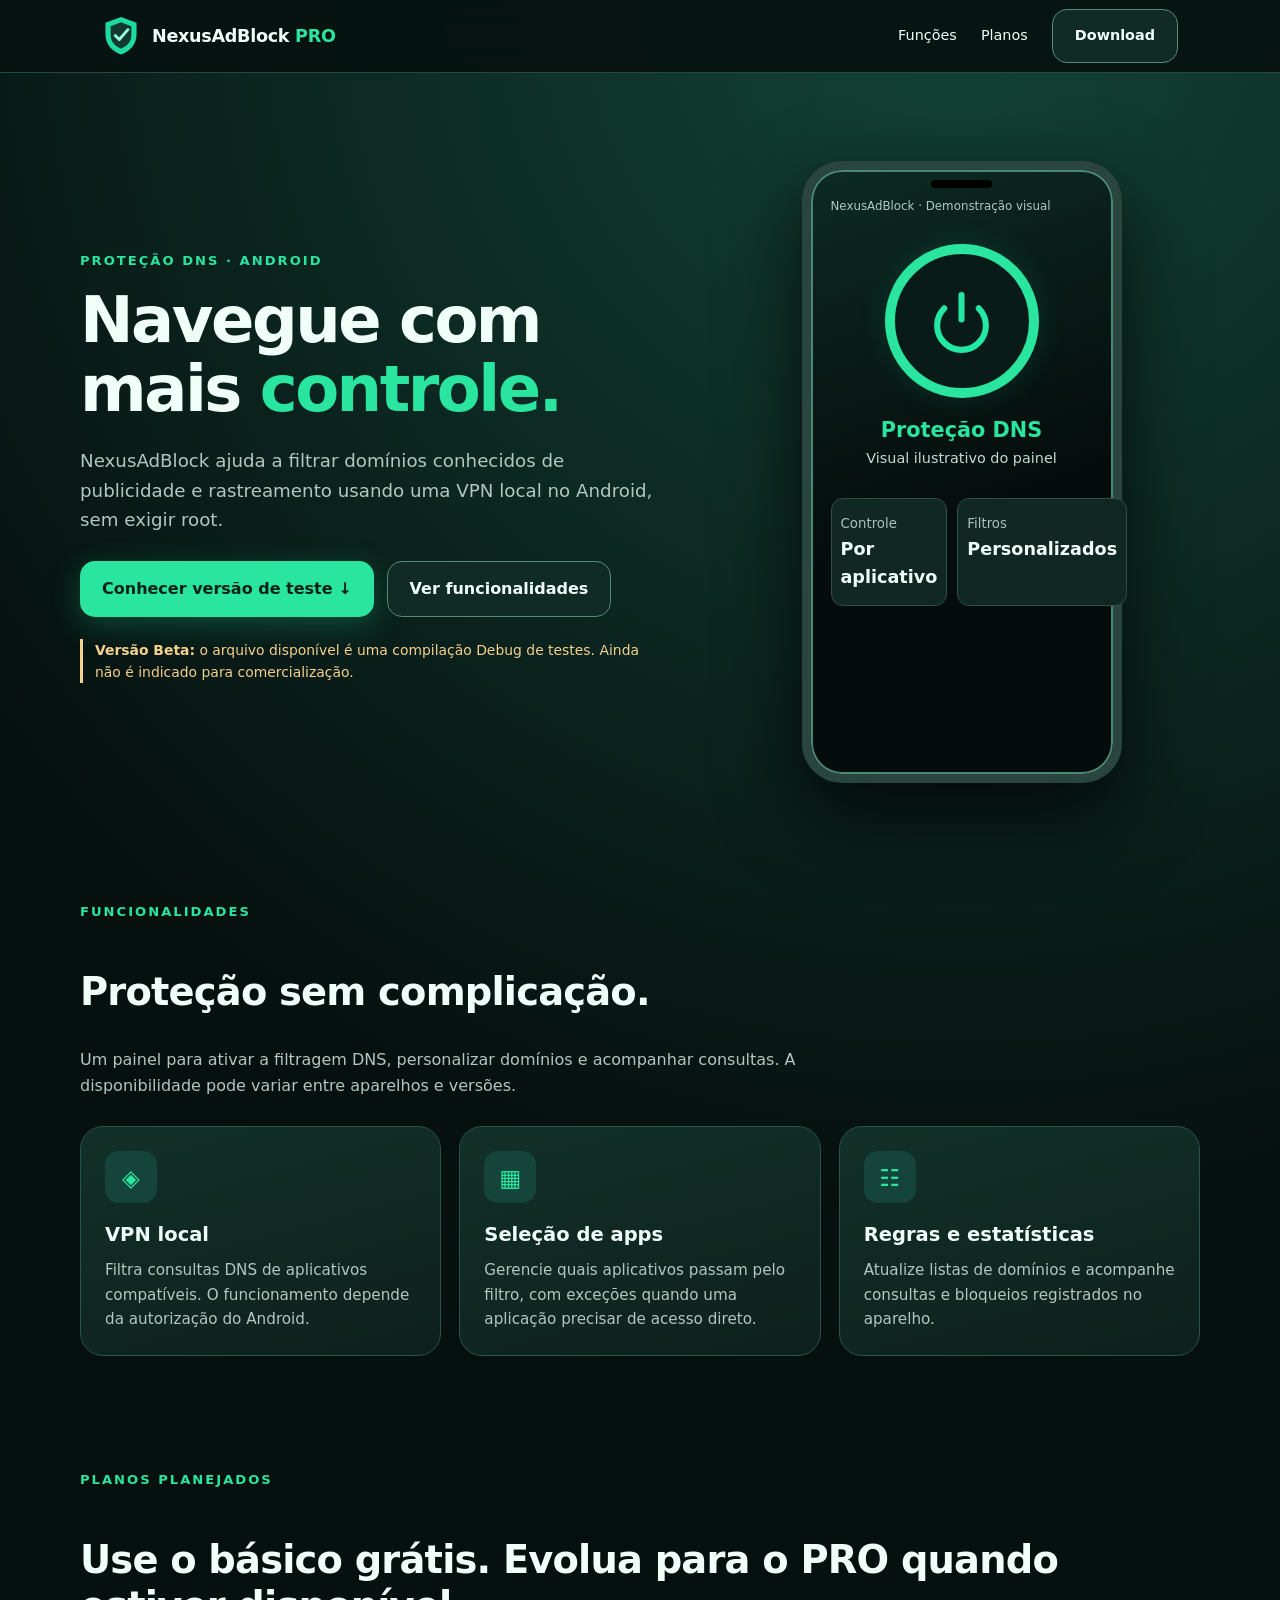
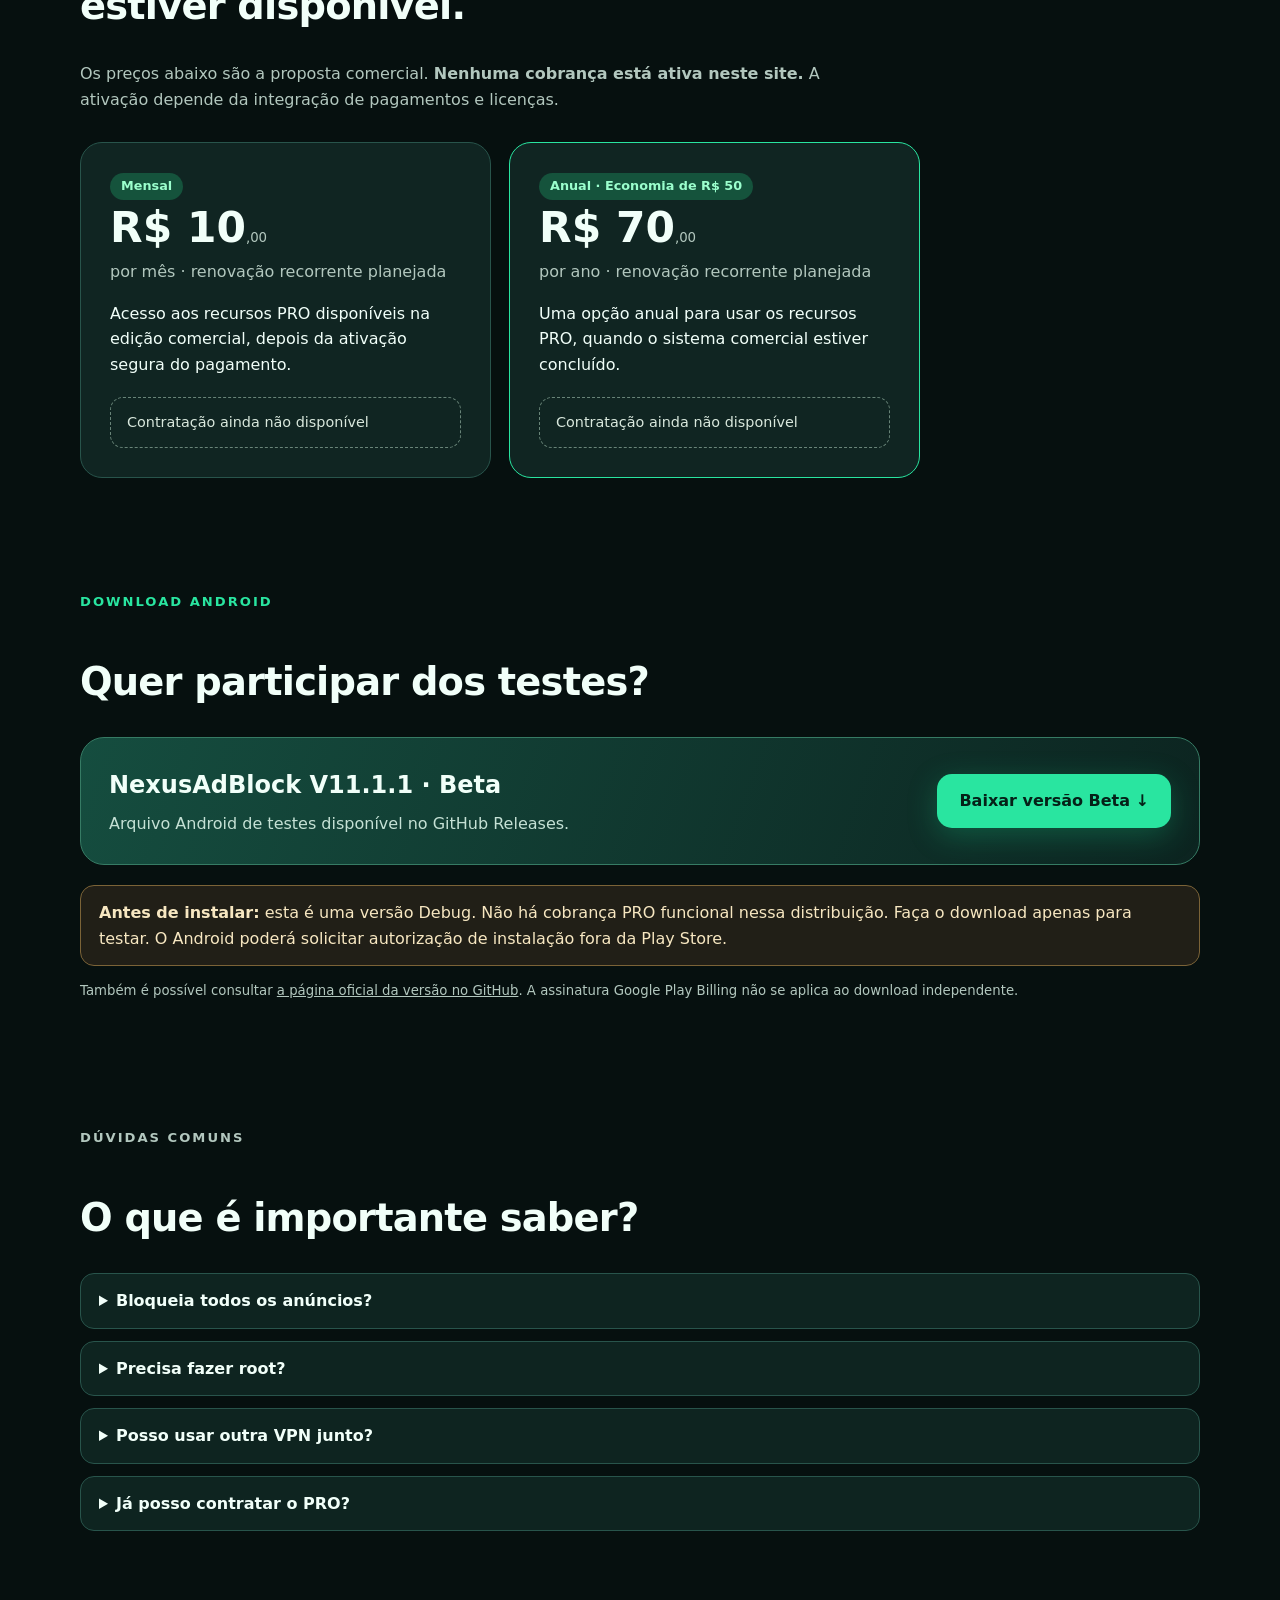
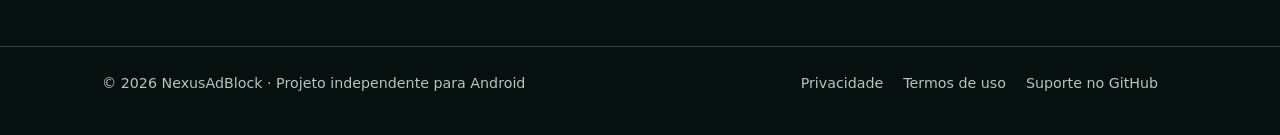
<file: index.html>
<!doctype html><html lang="pt-BR"><head><meta charset="utf-8"><meta name="viewport" content="width=device-width,initial-scale=1"><meta name="color-scheme" content="dark"><meta name="theme-color" content="#071311"><meta name="description" content="NexusAdBlock — proteção DNS local para Android. Conheça os filtros, a privacidade e baixe a versão beta para testes."><link rel="stylesheet" href="./style.css"><title>NexusAdBlock | Proteção DNS para Android</title></head><body><header><nav class="wrap"><a class="logo" href="./index.html" aria-label="Página inicial NexusAdBlock"><svg viewBox="0 0 66 72" xmlns="http://www.w3.org/2000/svg" aria-hidden="true"><path d="M33 3 60 13v20c0 18-12 30-27 35C18 63 6 51 6 33V13z" fill="#1bdc9e"/><path d="M33 12 51 19v15c0 13-8 20-18 24-10-4-18-11-18-24V19z" fill="#12392f"/><path d="m23 35 7 7 15-17" stroke="#99ffe0" stroke-width="5" stroke-linecap="round" stroke-linejoin="round" fill="none"/></svg><span>NexusAdBlock <span style="color:var(--accent)">PRO</span></span></a><div class="navlinks"><a href="./index.html#funcoes">Funções</a><a href="./index.html#planos">Planos</a><a class="btn secondary" href="./index.html#baixar">Download</a></div></nav></header>
<main>
<div class="wrap hero">
<div><p class="eyebrow">Proteção DNS · Android</p><h1>Navegue com mais <span>controle.</span></h1><p class="lead">NexusAdBlock ajuda a filtrar domínios conhecidos de publicidade e rastreamento usando uma VPN local no Android, sem exigir root.</p><div class="actions"><a class="btn primary" href="#baixar">Conhecer versão de teste ↓</a><a class="btn secondary" href="#funcoes">Ver funcionalidades</a></div><p class="beta"><strong>Versão Beta:</strong> o arquivo disponível é uma compilação Debug de testes. Ainda não é indicado para comercialização.</p></div>
<div class="phone" role="img" aria-label="Representação ilustrativa de uma tela do NexusAdBlock, não uma captura real do aplicativo"><div class="tiny">NexusAdBlock · Demonstração visual</div><div class="bubble"><svg viewBox="0 0 64 64" xmlns="http://www.w3.org/2000/svg" aria-hidden="true"><path fill="none" stroke="#22e8a3" stroke-width="6" stroke-linecap="round" d="M32 7v24M15 20a24 24 0 1 0 34 0"/></svg></div><div class="state">Proteção DNS</div><div style="text-align:center;color:#c1dbd1;font-size:.9rem">Visual ilustrativo do painel</div><div class="minicards"><div><small>Controle</small><strong>Por aplicativo</strong></div><div><small>Filtros</small><strong>Personalizados</strong></div></div></div>
</div>
<section class="section wrap" id="funcoes"><p class="eyebrow">Funcionalidades</p><h2>Proteção sem complicação.</h2><p class="intro">Um painel para ativar a filtragem DNS, personalizar domínios e acompanhar consultas. A disponibilidade pode variar entre aparelhos e versões.</p><div class="cards"><div class="card"><div class="mark">◈</div><h3>VPN local</h3><p>Filtra consultas DNS de aplicativos compatíveis. O funcionamento depende da autorização do Android.</p></div><div class="card"><div class="mark">▦</div><h3>Seleção de apps</h3><p>Gerencie quais aplicativos passam pelo filtro, com exceções quando uma aplicação precisar de acesso direto.</p></div><div class="card"><div class="mark">☷</div><h3>Regras e estatísticas</h3><p>Atualize listas de domínios e acompanhe consultas e bloqueios registrados no aparelho.</p></div></div></section>
<section class="section wrap" id="planos"><p class="eyebrow">Planos planejados</p><h2>Use o básico grátis. Evolua para o PRO quando estiver disponível.</h2><p class="intro">Os preços abaixo são a proposta comercial. <strong>Nenhuma cobrança está ativa neste site.</strong> A ativação depende da integração de pagamentos e licenças.</p><div class="prices"><div class="price"><div class="pill">Mensal</div><div><strong>R$ 10</strong><small>,00</small></div><div class="period">por mês · renovação recorrente planejada</div><p>Acesso aos recursos PRO disponíveis na edição comercial, depois da ativação segura do pagamento.</p><div class="coming">Contratação ainda não disponível</div></div><div class="price featured"><div class="pill">Anual · Economia de R$ 50</div><div><strong>R$ 70</strong><small>,00</small></div><div class="period">por ano · renovação recorrente planejada</div><p>Uma opção anual para usar os recursos PRO, quando o sistema comercial estiver concluído.</p><div class="coming">Contratação ainda não disponível</div></div></div></section>
<section class="section wrap" id="baixar"><p class="eyebrow">Download Android</p><h2>Quer participar dos testes?</h2><div class="download"><div><h3>NexusAdBlock V11.1.1 · Beta</h3><p>Arquivo Android de testes disponível no GitHub Releases.</p></div><a class="btn primary" href="https://github.com/nathansheeeik/NexusAdBlock./releases/download/v11.1.1/app-debug.1.apk" target="_blank" rel="noopener noreferrer" aria-label="Baixar versão beta Debug do NexusAdBlock v11.1.1 pelo GitHub">Baixar versão Beta ↓</a></div><div class="notice"><strong>Antes de instalar:</strong> esta é uma versão Debug. Não há cobrança PRO funcional nessa distribuição. Faça o download apenas para testar. O Android poderá solicitar autorização de instalação fora da Play Store.</div><p class="fine">Também é possível consultar <a href="https://github.com/nathansheeeik/NexusAdBlock./releases/tag/v11.1.1" target="_blank" rel="noopener noreferrer" style="text-decoration:underline">a página oficial da versão no GitHub</a>. A assinatura Google Play Billing não se aplica ao download independente.</p></section>
<section class="section wrap faq" id="perguntas"><p class="eyebrow">Dúvidas comuns</p><h2>O que é importante saber?</h2><details><summary>Bloqueia todos os anúncios?</summary><p>Não. O DNS bloqueia muitos domínios publicitários, mas anúncios integrados ao conteúdo, especialmente em certos vídeos, podem não ser bloqueados. O app não libera episódios pagos nem moedas de outros serviços.</p></details><details><summary>Precisa fazer root?</summary><p>Não. O app utiliza a API de VPN do Android, que pede sua autorização para ativar a filtragem.</p></details><details><summary>Posso usar outra VPN junto?</summary><p>Em geral, não. O Android permite apenas uma VPN ativa por usuário/perfil de cada vez, então talvez seja necessário desativar a outra.</p></details><details><summary>Já posso contratar o PRO?</summary><p>Ainda não. O sistema de pagamento e a validação das licenças estão em preparação. Nenhuma compra deve ser feita neste site.</p></details></section>
</main><footer><div class="wrap inner"><span>© 2026 NexusAdBlock · Projeto independente para Android</span><div><a href="./privacidade.html">Privacidade</a><a href="./termos.html">Termos de uso</a><a href="https://github.com/nathansheeeik/NexusAdBlock./issues" target="_blank" rel="noopener noreferrer">Suporte no GitHub</a></div></div></footer></body></html>
</file>
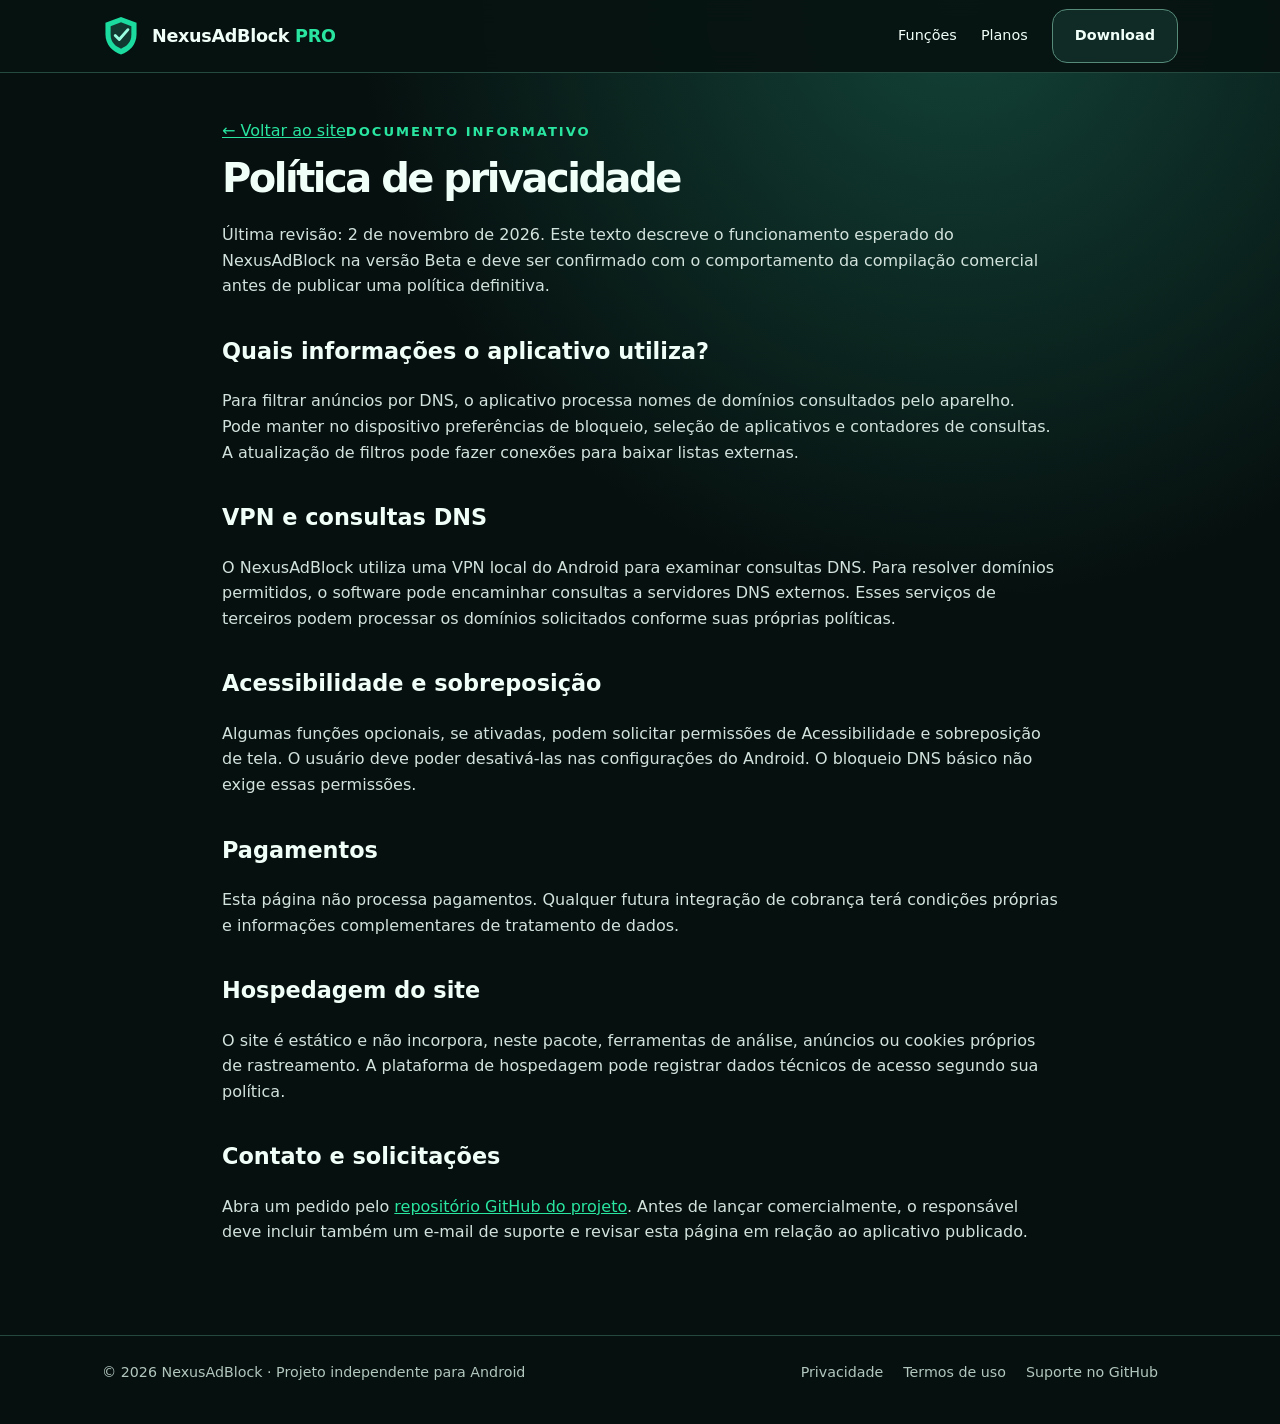
<file: privacidade.html>
<!doctype html><html lang="pt-BR"><head><meta charset="utf-8"><meta name="viewport" content="width=device-width,initial-scale=1"><meta name="color-scheme" content="dark"><meta name="theme-color" content="#071311"><link rel="stylesheet" href="./style.css"><title>Privacidade | NexusAdBlock</title></head><body><header><nav class="wrap"><a class="logo" href="./index.html" aria-label="Página inicial NexusAdBlock"><svg viewBox="0 0 66 72" xmlns="http://www.w3.org/2000/svg" aria-hidden="true"><path d="M33 3 60 13v20c0 18-12 30-27 35C18 63 6 51 6 33V13z" fill="#1bdc9e"/><path d="M33 12 51 19v15c0 13-8 20-18 24-10-4-18-11-18-24V19z" fill="#12392f"/><path d="m23 35 7 7 15-17" stroke="#99ffe0" stroke-width="5" stroke-linecap="round" stroke-linejoin="round" fill="none"/></svg><span>NexusAdBlock <span style="color:var(--accent)">PRO</span></span></a><div class="navlinks"><a href="./index.html#funcoes">Funções</a><a href="./index.html#planos">Planos</a><a class="btn secondary" href="./index.html#baixar">Download</a></div></nav></header><article class="legal"><a href="./index.html">← Voltar ao site</a><p class="eyebrow">Documento informativo</p><h1>Política de privacidade</h1><p>Última revisão: 2 de novembro de 2026. Este texto descreve o funcionamento esperado do NexusAdBlock na versão Beta e deve ser confirmado com o comportamento da compilação comercial antes de publicar uma política definitiva.</p><h2>Quais informações o aplicativo utiliza?</h2><p>Para filtrar anúncios por DNS, o aplicativo processa nomes de domínios consultados pelo aparelho. Pode manter no dispositivo preferências de bloqueio, seleção de aplicativos e contadores de consultas. A atualização de filtros pode fazer conexões para baixar listas externas.</p><h2>VPN e consultas DNS</h2><p>O NexusAdBlock utiliza uma VPN local do Android para examinar consultas DNS. Para resolver domínios permitidos, o software pode encaminhar consultas a servidores DNS externos. Esses serviços de terceiros podem processar os domínios solicitados conforme suas próprias políticas.</p><h2>Acessibilidade e sobreposição</h2><p>Algumas funções opcionais, se ativadas, podem solicitar permissões de Acessibilidade e sobreposição de tela. O usuário deve poder desativá-las nas configurações do Android. O bloqueio DNS básico não exige essas permissões.</p><h2>Pagamentos</h2><p>Esta página não processa pagamentos. Qualquer futura integração de cobrança terá condições próprias e informações complementares de tratamento de dados.</p><h2>Hospedagem do site</h2><p>O site é estático e não incorpora, neste pacote, ferramentas de análise, anúncios ou cookies próprios de rastreamento. A plataforma de hospedagem pode registrar dados técnicos de acesso segundo sua política.</p><h2>Contato e solicitações</h2><p>Abra um pedido pelo <a href="https://github.com/nathansheeeik/NexusAdBlock./issues">repositório GitHub do projeto</a>. Antes de lançar comercialmente, o responsável deve incluir também um e-mail de suporte e revisar esta página em relação ao aplicativo publicado.</p></article><footer><div class="wrap inner"><span>© 2026 NexusAdBlock · Projeto independente para Android</span><div><a href="./privacidade.html">Privacidade</a><a href="./termos.html">Termos de uso</a><a href="https://github.com/nathansheeeik/NexusAdBlock./issues" target="_blank" rel="noopener noreferrer">Suporte no GitHub</a></div></div></footer></body></html>
</file>
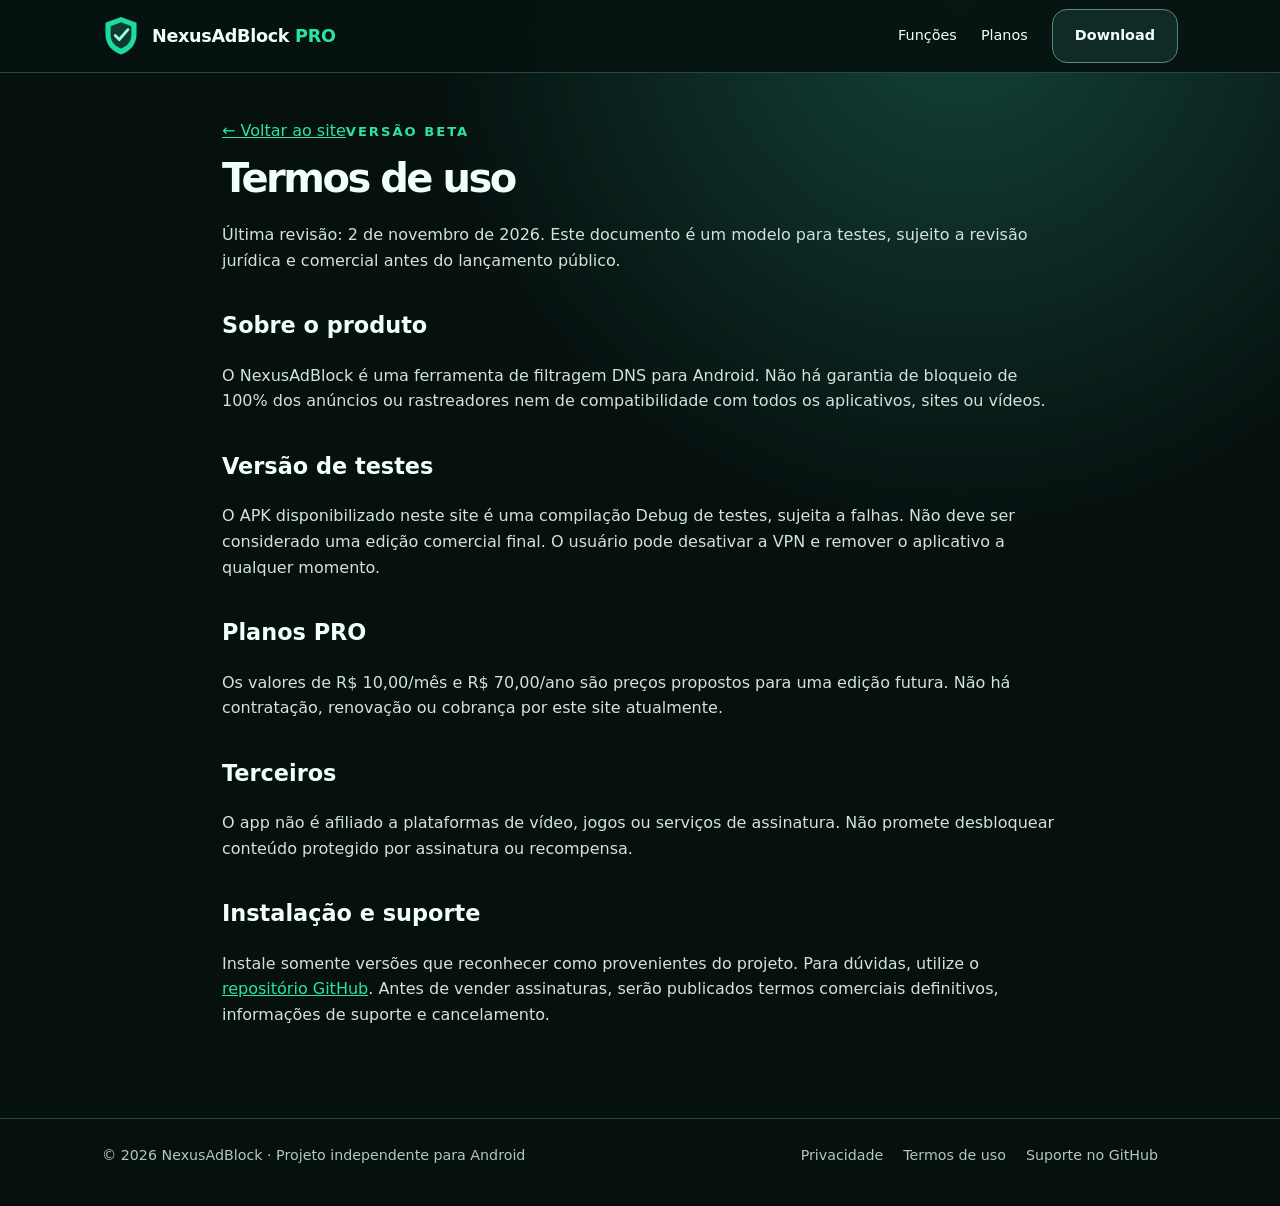
<file: termos.html>
<!doctype html><html lang="pt-BR"><head><meta charset="utf-8"><meta name="viewport" content="width=device-width,initial-scale=1"><meta name="color-scheme" content="dark"><meta name="theme-color" content="#071311"><link rel="stylesheet" href="./style.css"><title>Termos de uso | NexusAdBlock</title></head><body><header><nav class="wrap"><a class="logo" href="./index.html" aria-label="Página inicial NexusAdBlock"><svg viewBox="0 0 66 72" xmlns="http://www.w3.org/2000/svg" aria-hidden="true"><path d="M33 3 60 13v20c0 18-12 30-27 35C18 63 6 51 6 33V13z" fill="#1bdc9e"/><path d="M33 12 51 19v15c0 13-8 20-18 24-10-4-18-11-18-24V19z" fill="#12392f"/><path d="m23 35 7 7 15-17" stroke="#99ffe0" stroke-width="5" stroke-linecap="round" stroke-linejoin="round" fill="none"/></svg><span>NexusAdBlock <span style="color:var(--accent)">PRO</span></span></a><div class="navlinks"><a href="./index.html#funcoes">Funções</a><a href="./index.html#planos">Planos</a><a class="btn secondary" href="./index.html#baixar">Download</a></div></nav></header><article class="legal"><a href="./index.html">← Voltar ao site</a><p class="eyebrow">Versão Beta</p><h1>Termos de uso</h1><p>Última revisão: 2 de novembro de 2026. Este documento é um modelo para testes, sujeito a revisão jurídica e comercial antes do lançamento público.</p><h2>Sobre o produto</h2><p>O NexusAdBlock é uma ferramenta de filtragem DNS para Android. Não há garantia de bloqueio de 100% dos anúncios ou rastreadores nem de compatibilidade com todos os aplicativos, sites ou vídeos.</p><h2>Versão de testes</h2><p>O APK disponibilizado neste site é uma compilação Debug de testes, sujeita a falhas. Não deve ser considerado uma edição comercial final. O usuário pode desativar a VPN e remover o aplicativo a qualquer momento.</p><h2>Planos PRO</h2><p>Os valores de R$ 10,00/mês e R$ 70,00/ano são preços propostos para uma edição futura. Não há contratação, renovação ou cobrança por este site atualmente.</p><h2>Terceiros</h2><p>O app não é afiliado a plataformas de vídeo, jogos ou serviços de assinatura. Não promete desbloquear conteúdo protegido por assinatura ou recompensa.</p><h2>Instalação e suporte</h2><p>Instale somente versões que reconhecer como provenientes do projeto. Para dúvidas, utilize o <a href="https://github.com/nathansheeeik/NexusAdBlock./issues">repositório GitHub</a>. Antes de vender assinaturas, serão publicados termos comerciais definitivos, informações de suporte e cancelamento.</p></article><footer><div class="wrap inner"><span>© 2026 NexusAdBlock · Projeto independente para Android</span><div><a href="./privacidade.html">Privacidade</a><a href="./termos.html">Termos de uso</a><a href="https://github.com/nathansheeeik/NexusAdBlock./issues" target="_blank" rel="noopener noreferrer">Suporte no GitHub</a></div></div></footer></body></html>
</file>
<file: style.css>
:root{--bg:#06100f;--bg2:#0c1c1b;--card:#102422;--border:#28544b;--fg:#f1fff9;--muted:#b2c7be;--accent:#29e5a0;--accent2:#31b99d;--warning:#f4d18c;--wide:1120px}*{box-sizing:border-box}html{scroll-behavior:smooth}body{margin:0;color:var(--fg);background:radial-gradient(circle at 75% 0%,#134337 0%,transparent 35%),var(--bg);font-family:Inter,system-ui,-apple-system,Segoe UI,Roboto,Arial,sans-serif;line-height:1.6}a{color:inherit;text-decoration:none}a:focus-visible,button:focus-visible{outline:3px solid var(--accent);outline-offset:3px}.wrap{max-width:var(--wide);margin:auto;padding:0 22px}header{position:sticky;top:0;z-index:3;background:#071311ed;border-bottom:1px solid #24493f;backdrop-filter:blur(12px)}nav{display:flex;justify-content:space-between;gap:20px;align-items:center;min-height:72px}.logo{display:inline-flex;gap:12px;align-items:center;font-size:1.1rem;font-weight:800;letter-spacing:-.3px}.logo svg{width:38px;height:42px}.navlinks{display:flex;align-items:center;gap:24px;font-size:.9rem}.navlinks a:hover,footer a:hover{text-decoration:underline;text-decoration-color:var(--accent)}.btn{display:inline-flex;align-items:center;justify-content:center;gap:9px;border-radius:15px;padding:14px 22px;font-weight:750;cursor:pointer;text-align:center;min-height:51px}.btn.primary{background:var(--accent);color:#052118;box-shadow:0 8px 30px #17de9240}.btn.secondary{border:1px solid #568b79;background:#102a25}.btn:focus-visible{box-shadow:0 0 0 3px #06100f,0 0 0 6px var(--accent)}.eyebrow{display:inline-block;color:var(--accent);font-size:.82rem;text-transform:uppercase;letter-spacing:2px;font-weight:750;margin:0 0 15px}.hero{padding:88px 0 60px;display:grid;grid-template-columns:minmax(0,1.1fr) minmax(270px,.9fr);align-items:center;gap:60px}h1{font-size:clamp(2.6rem,5vw,4.9rem);letter-spacing:-2.5px;line-height:1.08;margin:0 0 22px}h1 span{color:var(--accent)}.lead{color:var(--muted);font-size:1.14rem;max-width:600px}.actions{display:flex;gap:13px;flex-wrap:wrap;margin-top:27px}.beta{font-size:.87rem;color:var(--warning);border-left:3px solid var(--warning);padding-left:12px;max-width:600px;margin-top:22px}.phone{margin:auto;width:min(100%,320px);aspect-ratio:9/17.5;border:9px solid #29453e;border-radius:40px;background:linear-gradient(160deg,#0d2a24,#050c0c 56%);box-shadow:0 30px 80px #000b,0 0 0 2px #4a8874 inset;padding:27px 20px;position:relative}.phone:before{content:"";position:absolute;top:10px;left:40%;width:20%;height:8px;background:#000;border-radius:20px}.phone .tiny{font-size:.74rem;color:#adcbc2}.phone .bubble{width:154px;height:154px;border:10px solid var(--accent);border-radius:50%;display:grid;place-items:center;margin:28px auto 16px;background:#081b18;box-shadow:0 0 30px #1adc9d22}.phone .bubble svg{width:65px}.phone .state{text-align:center;color:var(--accent);font-size:1.3rem;font-weight:800}.minicards{display:grid;grid-template-columns:1fr 1fr;gap:10px;margin-top:28px}.minicards div{border:1px solid #2a5148;background:#112822;border-radius:12px;padding:14px 9px}.minicards small{display:block;color:#a6c2b9}.minicards strong{font-size:1.1rem}.section{padding:55px 0}.section h2{font-size:clamp(1.65rem,3vw,2.4rem);letter-spacing:-.8px;line-height:1.2}.intro{color:var(--muted);max-width:760px}.cards{display:grid;grid-template-columns:repeat(3,1fr);gap:18px;margin-top:28px}.card{background:linear-gradient(165deg,#123029,#0e201d);border:1px solid var(--border);border-radius:23px;padding:24px;min-width:0}.card .mark{display:grid;place-items:center;color:var(--accent);background:#15443a;border-radius:14px;height:52px;width:52px;font-size:1.45rem}.card h3{font-size:1.22rem;margin:16px 0 8px}.card p{color:var(--muted);font-size:.95rem;margin:0}.prices{display:grid;grid-template-columns:repeat(2,1fr);gap:18px;max-width:840px;margin-top:30px}.price{border:1px solid var(--border);border-radius:22px;background:#102522;padding:29px}.price.featured{border-color:var(--accent)}.price strong{font-size:2.65rem;line-height:1.3}.price small{color:var(--muted)}.price .period{color:var(--muted);margin:4px 0 14px}.pill{display:inline-block;background:#15533c;color:#9bffcd;font-weight:800;padding:3px 11px;border-radius:99px;font-size:.8rem}.coming{border:1px dashed #688478;padding:13px 16px;color:#d9e8dd;border-radius:13px;font-size:.9rem;margin-top:20px}.download{display:flex;gap:25px;align-items:center;justify-content:space-between;background:linear-gradient(110deg,#154d3f,#0c2420);border:1px solid #367b64;border-radius:24px;padding:28px}.download h3{font-size:1.5rem;margin:0}.download p{margin:6px 0 0;color:#c5e1d5}.notice{background:#211f17;border:1px solid #7b6337;color:#f7e7c1;padding:14px 18px;border-radius:14px;margin-top:20px}.faq details{background:#0e2420;border:1px solid var(--border);border-radius:14px;margin:12px 0;padding:14px 18px}.faq summary{cursor:pointer;font-weight:700}.faq p{color:var(--muted)}footer{border-top:1px solid #24483e;margin-top:48px;padding:25px 0 40px;color:var(--muted);font-size:.89rem}footer .inner{display:flex;justify-content:space-between;gap:18px;flex-wrap:wrap}footer a{margin-right:20px}article.legal{max-width:880px;margin:45px auto 90px;padding:0 22px}article h1{font-size:2.5rem}article h2{font-size:1.4rem;margin-top:35px}article p,article li{color:#d2e2dc}article a{color:var(--accent);text-decoration:underline}.fine{font-size:.83rem;color:var(--muted)}@media(max-width:830px){.hero{grid-template-columns:1fr;padding:57px 0}.phone{width:290px}.cards{grid-template-columns:1fr 1fr}.download{flex-direction:column;align-items:flex-start}.navlinks{gap:12px}.navlinks a:not(.btn){display:none}}@media(max-width:530px){.cards,.prices{grid-template-columns:1fr}.hero h1{letter-spacing:-1.5px}.phone{width:268px}.actions .btn{width:100%}.logo{font-size:.95rem}.logo svg{width:30px}nav{min-height:65px}}
</file>
